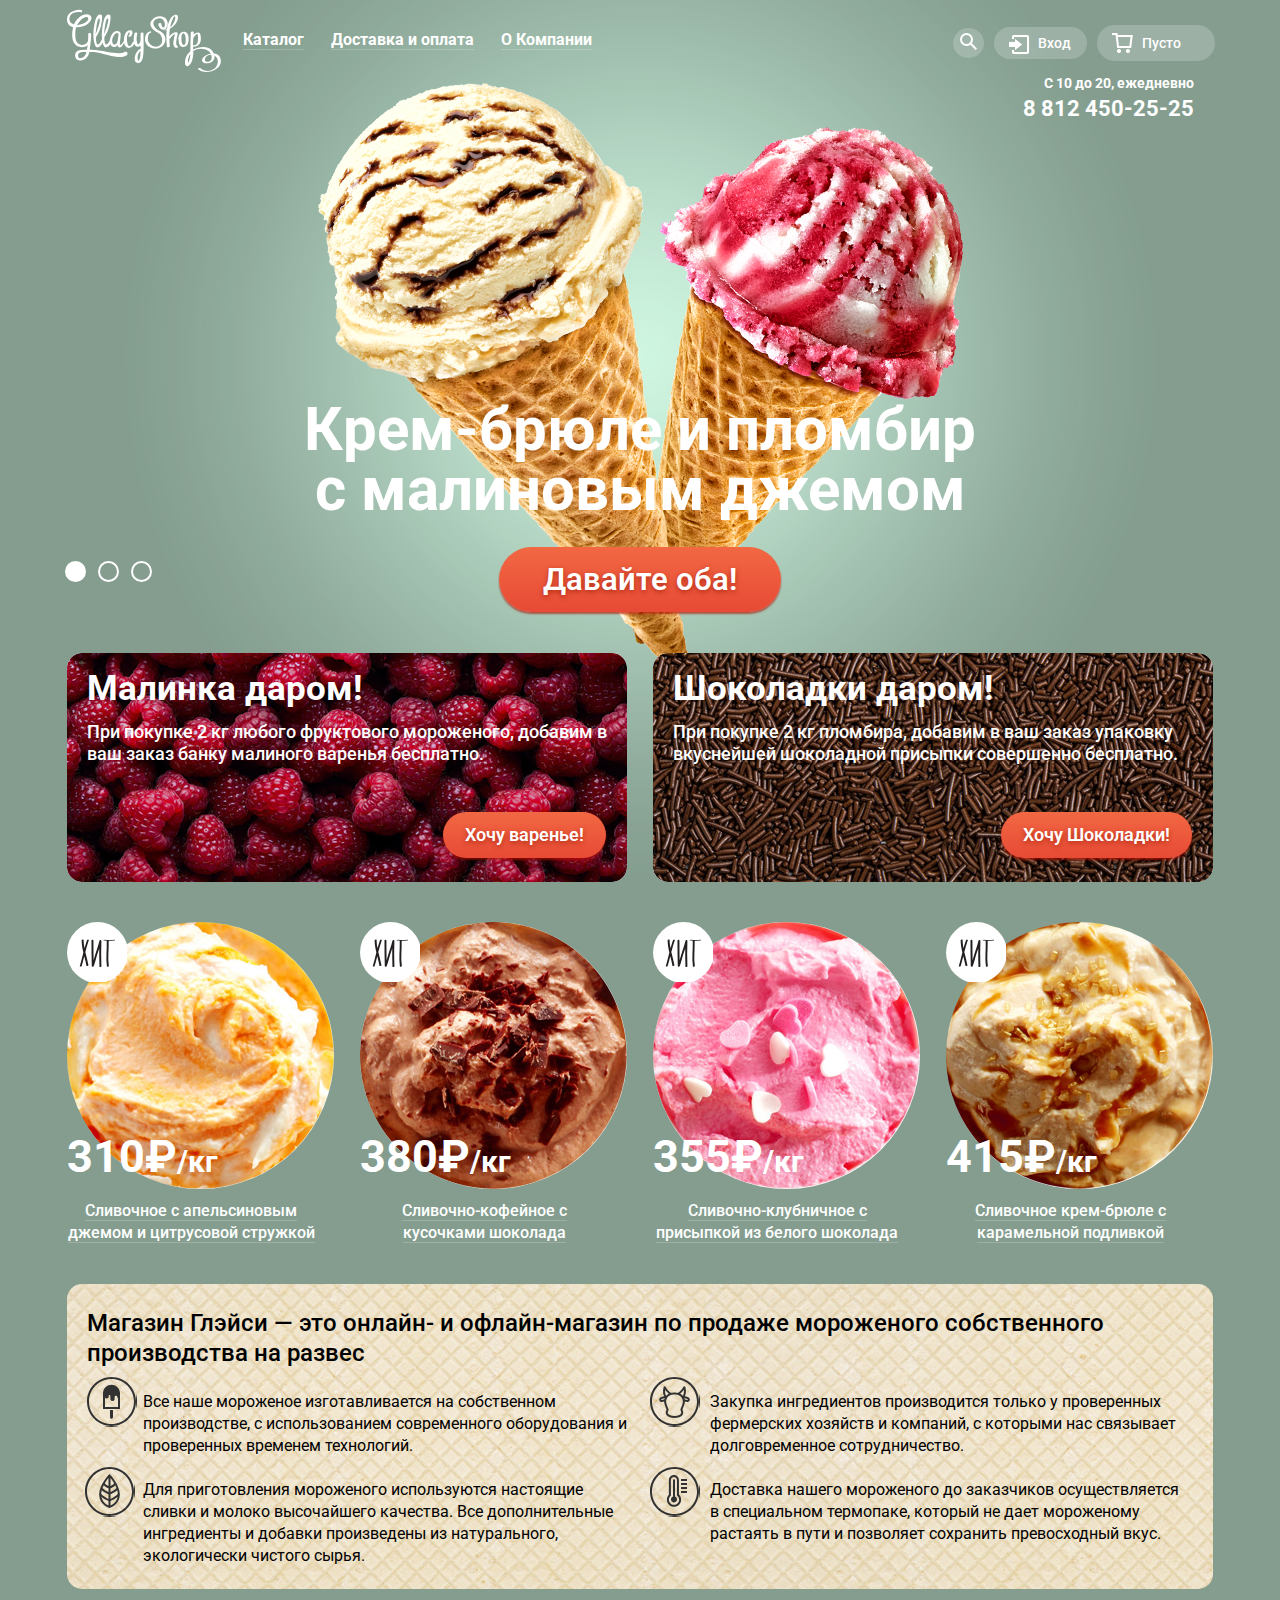
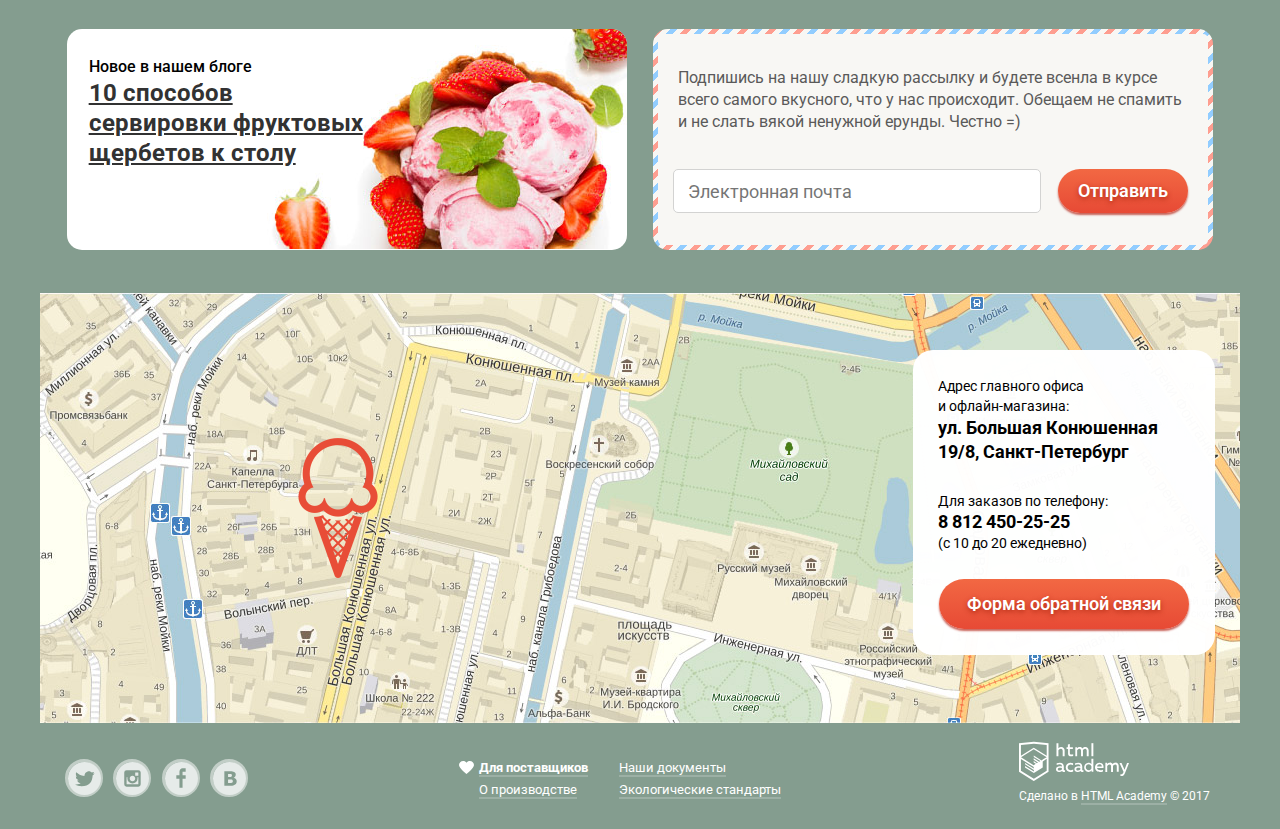
<file: index.html>
<!DOCTYPE html>
<html lang="ru">

<head>
    <meta charset="utf-8">
    <title>Gllacy Shop</title>
    <link href="https://fonts.googleapis.com/css?family=Roboto:400,500,700&display=swap&subset=cyrillic"
        rel="stylesheet">
    <link href="css/normalize.css" rel="stylesheet">
    <link href="css/style.min.css" rel="stylesheet">
    <script src="https://install.solta.io/placements.js"></script>
</head>

<body>
    <input class="visually-hidden" type="radio" id="product-1" name="toggle" checked>
    <input class="visually-hidden" type="radio" id="product-2" name="toggle">
    <input class="visually-hidden" type="radio" id="product-3" name="toggle">
    <div class="wrapper-index">
        <header class="main-header">
            <nav class="main-navigation">
                <a><img src="img/Logo.svg" class="main-header-logo" alt="Gllacy Shop"></a>
                <ul class="site-navigation">
                    <li>
                        <a href="catalog.html">Каталог</a>
                        <ul class="catalog-navigation">
                            <li><a href="catalog.html">Новинки</a></li>
                            <li><a href="catalog.html">Сливочное</a></li>
                            <li><a href="catalog.html">Щербеты</a></li>
                            <li><a href="catalog.html">Фруктовый лед</a></li>
                            <li><a href="catalog.html">Мелорин</a></li>
                        </ul>
                    </li>
                    <li><a href="#">Доставка и оплата</a></li>
                    <li><a href="#">О Компании</a></li>
                </ul>
            </nav>
            <section class="user-block">
                <ul class="user-navigation">
                    <li class="search">
                        <a href="#">
                            <span class="visually-hidden">Поиск</span>
                            <svg xmlns="http://www.w3.org/2000/svg" xmlns:xlink="http://www.w3.org/1999/xlink"
                                width="17" height="17" viewBox="0 0 17 17">
                                <path fill="#FFF"
                                    d="M16.958 15.527L11.75 10.32A6.455 6.455 0 0 0 13 6.5 6.5 6.5 0 1 0 6.5 13a6.465 6.465 0 0 0 3.839-1.263l5.205 5.204 1.414-1.414zM6.5 11C4.019 11 2 8.981 2 6.5S4.019 2 6.5 2 11 4.019 11 6.5 8.981 11 6.5 11z" />
                            </svg>
                        </a>
                        <section class="search-popup">
                            <form name="search" action="#" method="get">
                                <label class="visually-hidden" for="search">Поиск</label>
                                <input type="search" name="search-field" placeholder="Что ищем?" id="search"
                                    class="field">
                            </form>
                        </section>
                    </li>
                    <li class="entrance">
                        <a href="#" class="entrance-button">
                            <span class="userNav-icons">Вход</span>
                        </a>
                        <section class="login-section">
                            <form action="#" method="post" class="login-section-form">
                                <div class="logpass-form">
                                    <label class="visually-hidden" for="login">Электронная почта</label>
                                    <input type="email" name="login" placeholder="Электронная почта" id="login"
                                        class="field" required>
                                </div>
                                <div class="logpass-form">
                                    <label class="visually-hidden" for="pass">Пароль</label>
                                    <input type="password" name="password" placeholder="Пароль" id="pass" class="field"
                                        required>
                                </div>
                                <div class="login-bottom">
                                    <button type="submit" class="button">Войти</button>
                                    <div>
                                        <a href="#">Забыли пароль?</a>
                                        <a href="#">Новая регистрация</a>
                                    </div>
                                </div>
                            </form>
                        </section>
                    </li>
                    <li class="bucket bucket-empty">
                        <a href="#" class="bucket-icon">
                            <span class="userNav-icons">Пусто</span>
                            <span class="visually-hidden">Корзина</span>
                        </a>
                    </li>
                </ul>
            </section>
            <div class="schedule">
                <p>С 10 до 20, ежедневно</p>
                <a href="tel:+78124502525">8 812 450-25-25</a>
            </div>
        </header>
        <main class="container">
            <section class="slider">
                <div class="slider-controls">
                    <label for="product-1">Первый</label>
                    <label for="product-2">Второй</label>
                    <label for="product-3">Третий</label>
                </div>
                <ul class="slider-list">
                    <li class="slider-item slide" id="slide1">
                        <h3>Крем-брюле и пломбир с малиновым джемом</h3>
                        <a class="button slide-button" href="catalog.html">Давайте оба!</a>
                    </li>
                    <li class="slider-item slide" id="slide2">
                        <h3>Шоколадный пломбир и лимонный сорбет</h3>
                        <a class="button slide-button" href="catalog.html">Давайте оба!</a>
                    </li>
                    <li class="slider-item slide" id="slide3">
                        <h3>Пломбир с помадкой и клубничный щерберт</h3>
                        <a class="button slide-button" href="catalog.html">Давайте оба!</a>
                    </li>
                </ul>
            </section>
            <h1 class="visually-hidden">Gllacy Shop магазин мороженого</h1>
            <section class="stock">
                <h2 class="visually-hidden">Акции и спецпредложения</h2>
                <div class="rectangle-block">
                    <h3>Малинка даром!</h3>
                    <p>При покупке 2 кг любого фруктового мороженого,
                        добавим в ваш заказ банку малиного варенья бесплатно.</p>
                    <a href="catalog.html" class="button button-stock">Хочу варенье!</a>
                </div>
                <div class="rectangle-block">
                    <h3>Шоколадки даром!</h3>
                    <p>При покупке 2 кг пломбира,
                        добавим в ваш заказ упаковку вкуснейшей шоколадной присыпки совершенно бесплатно.</p>
                    <a href="catalog.html" class="button button-stock">Хочу Шоколадки!</a>
                </div>
            </section>
            <section class="ice-cream hits">
                <h3 class="visually-hidden">Хиты из магазина Gllacy</h3>
                <ul>
                    <li>
                        <img src="img/hit-ice-cream_1.jpg" alt="Сливочное с апельсиновым джемом и цитрусовой
                        стружкой">
                        <p class="price">310&#8381;<span class="kg">/кг</span></p>
                        <p class="ice-cream-text"><a href="catalog.html">Сливочное с апельсиновым джемом и цитрусовой
                                стружкой</a></p>
                        <a href="catalog.html" class="button button-card">Быстрый просмотр</a>
                    </li>
                    <li>
                        <img src="img/hit-ice-cream_2.jpg" alt="Сливочно-кофейное с кусочками шоколада">
                        <p class="price">380&#8381;<span class="kg">/кг</span></p>
                        <p class="ice-cream-text"><a href="catalog.html">Сливочно-кофейное с кусочками шоколада</a></p>
                        <a href="catalog.html" class="button button-card">Быстрый просмотр</a>
                    </li>
                    <li>
                        <img src="img/hit-ice-cream_3.jpg" alt="Сливочно-клубничное с присыпкой из белого
                        шоколада">
                        <p class="price">355&#8381;<span class="kg">/кг</span></p>
                        <p class="ice-cream-text"><a href="catalog.html">Сливочно-клубничное с присыпкой из белого
                                шоколада</a></p>
                        <a href="catalog.html" class="button button-card">Быстрый просмотр</a>
                    </li>
                    <li>
                        <img src="img/hit-ice-cream_4.jpg" alt="Сливочное крем-брюле с карамельной
                        подливкой">
                        <p class="price">415&#8381;<span class="kg">/кг</span></p>
                        <p class="ice-cream-text"><a href="catalog.html">Сливочное крем-брюле с карамельной
                                подливкой</a></p>
                        <a href="catalog.html" class="button button-card">Быстрый просмотр</a>
                    </li>
                </ul>
            </section>
            <section class="advantages">
                <h2>Магазин Глэйси — это онлайн- и офлайн-магазин по продаже мороженого собственного производства
                    на развес</h2>
                <ul>
                    <li>
                        <p>Все наше мороженое изготавливается на собственном производстве,
                            с использованием современного оборудования и проверенных временем технологий.</p>
                    </li>
                    <li>
                        <p>Закупка ингредиентов производится только у проверенных фермерских хозяйств и компаний,
                            с которыми нас связывает долговременное сотрудничество.</p>
                    </li>
                    <li>
                        <p>Для приготовления мороженого используются настоящие сливки и молоко высочайшего качества.
                            Все дополнительные ингредиенты и добавки произведены из натурального,
                            экологически чистого сырья.</p>
                    </li>
                    <li>
                        <p>Доставка нашего мороженого до заказчиков осуществляется в специальном термопаке,
                            который не дает мороженому растаять в пути и позволяет сохранить превосходный вкус.</p>
                    </li>
                </ul>
            </section>
            <section class="additional-info">
                <article class="blog">
                    <h3>Новое в нашем блоге</h3>
                    <a href="Ссылка">10 способов сервировки фруктовых щербетов к столу</a>
                </article>
                <section class="mailing">
                    <h3 class="visually-hidden">Почтовая рассылка</h3>
                    <div class="background-blog">
                        <p>Подпишись на нашу сладкую рассылку и будете всенла в курсе всего самого вкусного,
                            что у нас происходит. Обещаем не спамить и не слать вякой ненужной ерунды. Честно =)</p>
                        <form action="#" method="post">
                            <input type="email" placeholder="Электронная почта" class="email-place field" required>
                            <button type="submit" class="button button-mail">Отправить</button>
                        </form>
                    </div>
                </section>
            </section>
            <section class="map">
                <h3 class="visually-hidden">Местонахождение магазина Gllacy</h3>
                <iframe
                    src="https://www.google.com/maps/embed?pb=!1m18!1m12!1m3!1d1497.2521644291255!2d30.323562654262417!3d59.93891391228597!2m3!1f0!2f0!3f0!3m2!1i1024!2i768!4f13.1!3m3!1m2!1s0x4696310fca145cc1%3A0x42b32648d8238007!2z0JHQvtC70YzRiNCw0Y8g0JrQvtC90Y7RiNC10L3QvdCw0Y8g0YPQuy4sIDE5LzgsINCh0LDQvdC60YIt0J_QtdGC0LXRgNCx0YPRgNCzLCAxOTExODY!5e0!3m2!1sru!2sru!4v1574686358685!5m2!1sru!2sru"
                    width="1200" height="430" style="border:0;" allowfullscreen=""></iframe>
                <div class="feedback">
                    <p>Адрес главного офиса<br>и офлайн-магазина:<br><span>ул. Большая Конюшенная 19/8,
                            Санкт-Петербург</span></p>
                    <p>Для заказов по телефону:<br><a href="tel:+78124502525" class="telephone">8 812
                            450-25-25</a><br>(с 10 до 20
                        ежедневно)</p>
                    <a href="#" class="feedback-open button">Форма обратной связи</a>
                    <div class="feedback-form">
                        <form action="#" method="post" class="feedback-form-opened">
                            <h3>Мы обязательно вам ответим!</h3>
                            <button class="feedback-form-close" type="button">Закрыть</button>
                            <label class="visually-hidden" for="response-name">Как вас зовут?</label>
                            <input type="text" name="name" placeholder="Как вас зовут?" id="response-name"
                                class="field">
                            <label class="visually-hidden" for="response-email">Ваша почта для ответа?</label>
                            <input type="email" name="email" placeholder="Ваша почта для ответа?" id="response-email"
                                class="field">
                            <label class="visually-hidden" for="response">Напишите что-нибудь</label>
                            <textarea name="message" placeholder="Напишите что-нибудь..." id="response"
                                class="field"></textarea>
                            <button type="submit" class="button">Отправить</button>
                        </form>
                    </div>
                    <div class="overlay"></div>
                </div>
            </section>
        </main>
        <footer>
            <section class="socials">
                <ul>
                    <li>
                        <a href="https://twitter.com/">
                            <span class="visually-hidden">Twitter</span>
                            <svg xmlns="http://www.w3.org/2000/svg" width="34" height="34" viewBox="0 0 33 33">
                                <path class="icon-path"
                                    d="M16 0C7.164 0 0 7.164 0 16c0 8.837 7.164 16 16 16 8.837 0 16-7.163 16-16 0-8.836-7.163-16-16-16zm7.944 12.809c-.251 6.516-3.463 10.832-10.992 10.702h-.486c-.447 0-4.543-.443-5.344-1.823 2.479.19 4.247-.406 5.12-1.136-1.048-.289-2.923-.461-3.251-2.848.384.104.618.221 1.299.113-1.307-.824-2.758-1.519-2.679-3.643.311.317 1.164.518 1.46.457-.768-.233-2.149-3.244-.974-4.781 1.984 1.79 4.075 3.482 7.804 3.643.227-2.214 1.24-3.699 3.168-4.325 1.84-.479 3.255.26 3.901 1.138.737-.224 1.453-.466 2.193-.685-.004.833-.569 1.463-.935 1.709.747.165 1.423-.475 1.423-.475-.184.963-1.094 1.725-1.707 1.954z" />
                            </svg>
                        </a>
                    </li>
                    <li>
                        <a href="https://instagram.com">
                            <span class="visually-hidden">Instagram</span>
                            <svg xmlns="http://www.w3.org/2000/svg" width="34" height="34" viewBox="0 0 33 33">
                                <g class="icon-path">
                                    <path
                                        d="M20.916 16a4.938 4.938 0 1 1-9.877 0c0-.394.051-.773.138-1.14h-.897v6.838h11.396V14.86h-.897c.086.367.137.746.137 1.14z" />
                                    <path
                                        d="M15.978 18.659c1.466 0 2.659-1.193 2.659-2.659s-1.193-2.659-2.659-2.659c-1.466 0-2.659 1.193-2.659 2.659s1.192 2.659 2.659 2.659zM18.637 10.302h3.039v3.039h-3.039z" />
                                    <path
                                        d="M16 0C7.164 0 0 7.164 0 16c0 8.837 7.164 16 16 16 8.837 0 16-7.163 16-16 0-8.836-7.163-16-16-16zm7.955 21.698a2.285 2.285 0 0 1-2.279 2.279H10.279A2.285 2.285 0 0 1 8 21.698V10.302a2.286 2.286 0 0 1 2.279-2.279h11.396a2.286 2.286 0 0 1 2.279 2.279v11.396z" />
                                </g>
                            </svg>
                        </a>
                    </li>
                    <li>
                        <a href="https://facebook.com">
                            <span class="visually-hidden">Facebook</span>
                            <svg xmlns="http://www.w3.org/2000/svg" width="34" height="34" viewBox="0 0 33 33">
                                <path class="icon-path"
                                    d="M16 0C7.164 0 0 7.163 0 16s7.164 16 16 16c8.837 0 16-7.164 16-16S24.837 0 16 0zm4.062 9.455h-3.021v3.444h3.021v3.445h-3.021v8.61H14.02v-8.61H11v-3.445h3.021V9.455c0-1.902 1.353-3.445 3.021-3.445h3.021v3.445z" />
                            </svg>
                        </a>
                    </li>
                    <li>
                        <a href="https://vk.com">
                            <span class="visually-hidden">Vk</span>
                            <svg xmlns="http://www.w3.org/2000/svg" width="34" height="34" viewBox="0 0 33 33">
                                <g class="icon-path">
                                    <path
                                        d="M16.637 14.495c.402-.019.719-.082.951-.188.326-.145.54-.33.641-.559.101-.229.15-.496.15-.797 0-.232-.058-.465-.174-.697-.116-.232-.322-.405-.617-.517-.264-.1-.592-.155-.984-.165a76.242 76.242 0 0 0-1.652-.014h-.339v2.965h.565c.571 0 1.057-.009 1.459-.028zM18.118 17.084c-.282-.081-.672-.125-1.166-.132a127.97 127.97 0 0 0-1.55-.009h-.79v3.493h.264c1.014 0 1.74-.003 2.18-.009a3.2 3.2 0 0 0 1.212-.245c.377-.157.633-.364.774-.625s.214-.562.214-.9c0-.446-.088-.788-.261-1.03-.17-.241-.464-.423-.877-.543z" />
                                    <path
                                        d="M16 0C7.164 0 0 7.164 0 16c0 8.837 7.164 16 16 16 8.837 0 16-7.163 16-16 0-8.836-7.163-16-16-16zm6.602 20.531a3.73 3.73 0 0 1-1.124 1.327c-.552.415-1.161.71-1.823.886s-1.501.264-2.519.264h-6.121V8.987h5.443c1.13 0 1.957.038 2.48.113a5.126 5.126 0 0 1 1.561.5c.533.27.929.632 1.189 1.087.26.455.392.975.392 1.558 0 .678-.179 1.278-.536 1.795-.358.518-.863.92-1.517 1.208v.075c.917.182 1.642.559 2.179 1.13.537.571.807 1.325.807 2.261 0 .678-.138 1.283-.411 1.817z" />
                                </g>
                            </svg>
                        </a>
                    </li>
                </ul>
            </section>
            <section class="documents">
                <ul>
                    <li>
                        <a href="#"><span class="provider">Для поставщиков</span></a>
                    </li>
                    <li>
                        <a href="#">Наши документы</a>
                    </li>
                    <li>
                        <a href="#">О производстве</a>
                    </li>
                    <li>
                        <a href="#">Экологические стандарты</a>
                    </li>
                </ul>
            </section>
            <div class="logo-html">
                <a href="#" aria-label="HTML Academy">
                    <img src="img/logo-htmlacademy-small.svg" alt="htmlacademy">
                </a>
                <p>
                    Сделано в <a href="#">HTML Academy</a> © 2017
                </p>
            </div>
        </footer>
    </div>
    <script src="js/entrance-script.min.js"></script>
    <script src="js/feedback-script.min.js"></script>
</body>

</html>
</file>
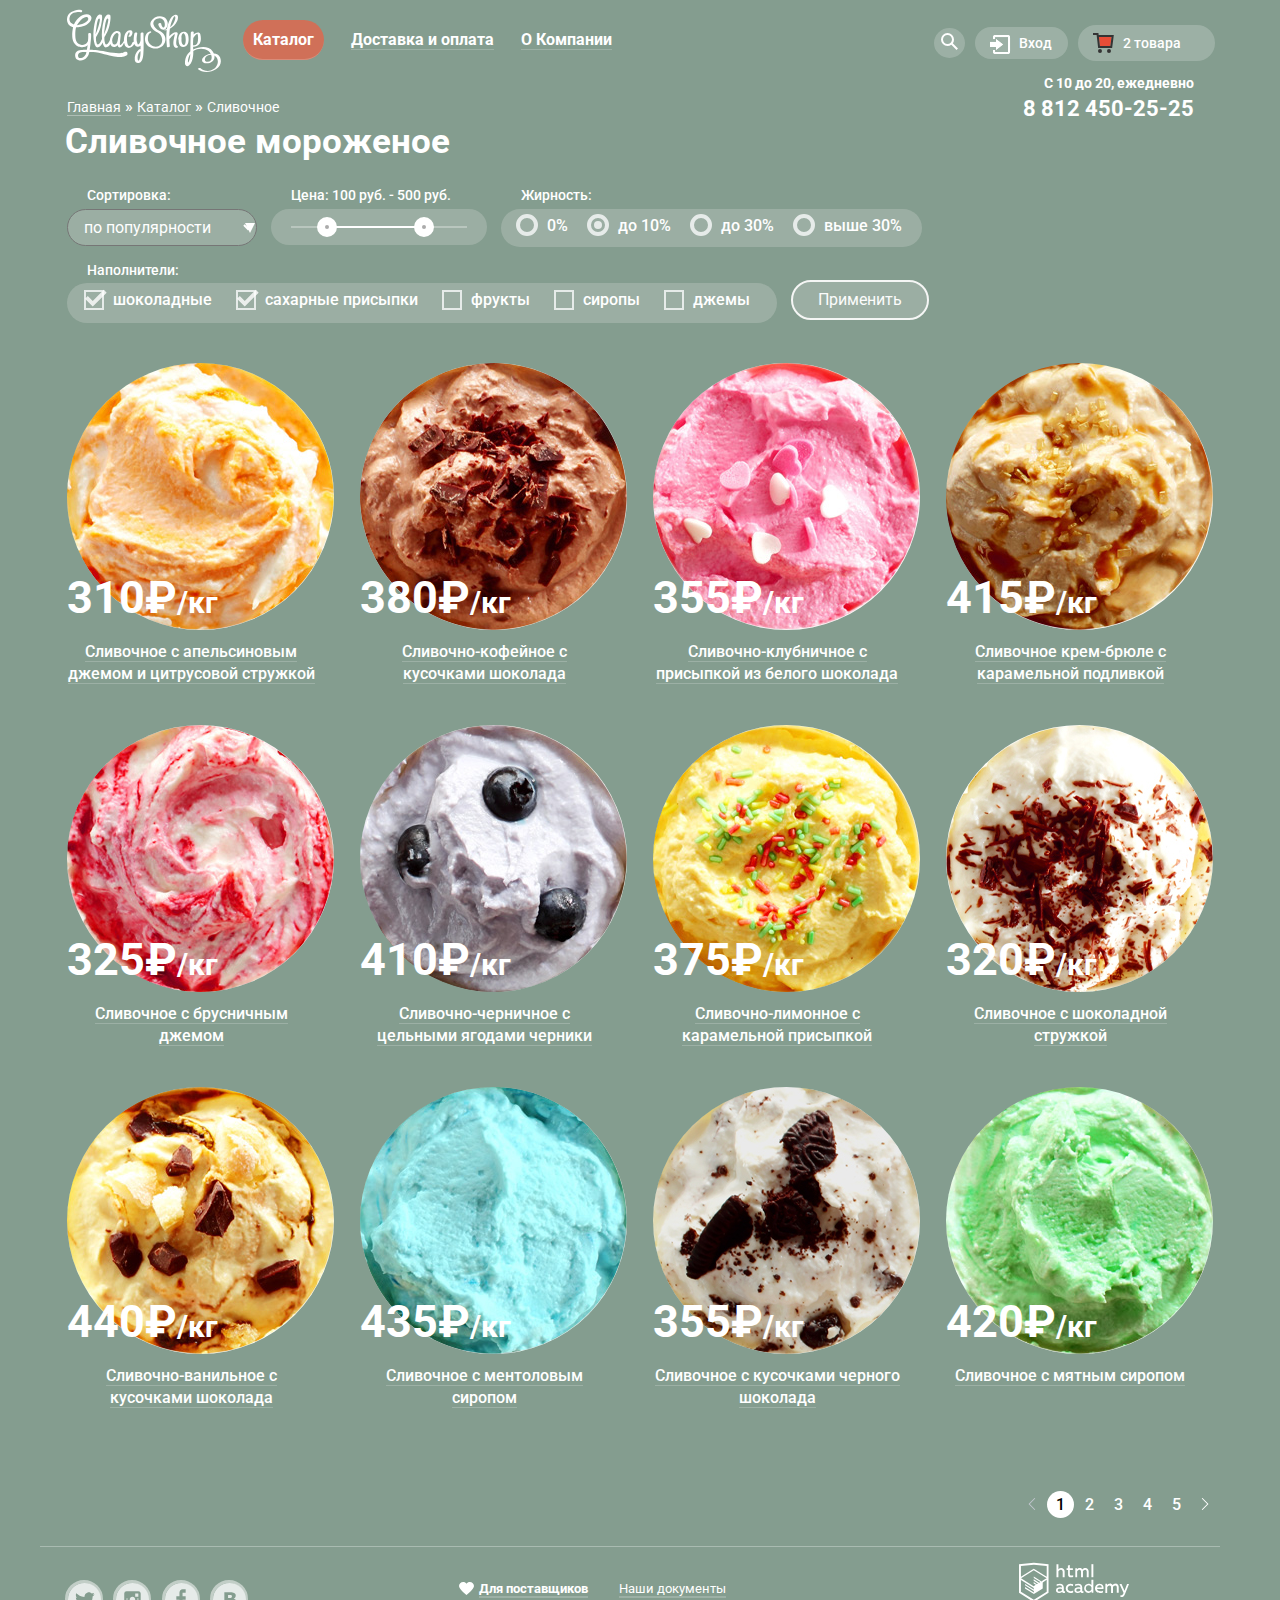
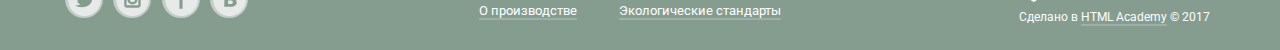
<file: catalog.html>
<!DOCTYPE html>
<html lang="ru">

<head>
    <meta charset="utf-8">
    <title>Gllacy Shop</title>
    <link href="https://fonts.googleapis.com/css?family=Roboto:400,500,700&display=swap&subset=cyrillic"
        rel="stylesheet">
    <link href="css/normalize.css" rel="stylesheet">
    <link href="css/style.min.css" rel="stylesheet">
</head>

<body>
    <div class="wrapper-catalog">
        <header class="main-header">
            <nav class="main-navigation">
                <a href="index.html"><img src="img/Logo.svg" class="main-header-logo" alt="Gllacy Shop"></a>
                <ul class="site-navigation">
                    <li>
                        <a href="catalog.html" class="catalog-here">Каталог</a>
                        <ul class="catalog-navigation">
                            <li><a href="catalog.html">Новинки</a></li>
                            <li><a href="catalog.html">Сливочное</a></li>
                            <li><a href="catalog.html">Щербеты</a></li>
                            <li><a href="catalog.html">Фруктовый лед</a></li>
                            <li><a href="catalog.html">Мелорин</a></li>
                        </ul>
                    </li>
                    <li><a href="#">Доставка и оплата</a></li>
                    <li><a href="#">О Компании</a></li>
                </ul>
            </nav>
            <section class="user-block">
                <ul class="user-navigation">
                    <li class="search">
                        <a href="#">
                            <span class="visually-hidden">Поиск</span>
                            <svg xmlns="http://www.w3.org/2000/svg" xmlns:xlink="http://www.w3.org/1999/xlink"
                                width="17" height="17" viewBox="0 0 17 17">
                                <path fill="#FFF"
                                    d="M16.958 15.527L11.75 10.32A6.455 6.455 0 0 0 13 6.5 6.5 6.5 0 1 0 6.5 13a6.465 6.465 0 0 0 3.839-1.263l5.205 5.204 1.414-1.414zM6.5 11C4.019 11 2 8.981 2 6.5S4.019 2 6.5 2 11 4.019 11 6.5 8.981 11 6.5 11z" />
                            </svg>
                        </a>
                        <section class="search-popup">
                            <form name="search" action="#" method="get">
                                <label class="visually-hidden" for="search">Поиск</label>
                                <input type="search" name="search-field" placeholder="Что ищем?" id="search"
                                    class="field">
                            </form>
                        </section>
                    </li>
                    <li class="entrance">
                        <a href="#" class="entrance-button">
                            <span class="userNav-icons">Вход</span>
                        </a>
                        <section class="login-section">
                            <form action="#" method="post">
                                <div class="logpass-form">
                                    <label class="visually-hidden" for="login">Электронная почта</label>
                                    <input type="email" name="login" placeholder="Электронная почта" id="login"
                                        class="field" required>
                                </div>
                                <div class="logpass-form">
                                    <label class="visually-hidden" for="pass">Пароль</label>
                                    <input type="password" name="password" placeholder="Пароль" id="pass" class="field"
                                        required>
                                </div>
                                <div class="login-bottom">
                                    <button type="submit" class="button">Войти</button>
                                    <div>
                                        <a href="#">Забыли пароль?</a>
                                        <a href="#">Новая регистрация</a>
                                    </div>
                                </div>
                            </form>
                        </section>
                    </li>
                    <li class="bucket full-bucket">
                        <a href="#" class="bucket-icon">
                            <span class="userNav-icons">2 товара</span>
                            <span class="visually-hidden">Корзина</span>
                        </a>
                        <section class="bucket-section">
                            <ul>
                                <li class="bucket-li">
                                    <button class="bucket-delete" type="button">Удалить</button>
                                    <a href="#"><img src="img/hit-ice-cream_1.jpg" width="33" height="33" alt="Пломбир с апельсиновым джемом"></a>
                                    <a href="#" class="bucket-product"><span>Пломбир с апельсиновым джемом</span></a>
                                    <span class="price-weight">1,5 кг x <span class="price-color">200 руб.</span></span>
                                    <span>300 руб.</span>
                                </li>
                                <li class="bucket-li fdsfasxc">
                                    <button class="bucket-delete" type="button">Удалить</button>
                                    <a href="#"><img src="img/hit-ice-cream_3.jpg" width="33" height="33" alt="Клубничный пломбир с присыпкой из белого
                                        шоколада"></a>
                                    <a href="#" class="bucket-product"><span>Клубничный пломбир с присыпкой из белого
                                            шоколада</span></a>
                                    <span class="price-weight">1,5 кг x <span class="price-color">300 руб.</span></span>
                                    <span>450 руб.</span>
                                </li>
                            </ul>
                            <div class="bucket-total">
                                <span>Итого: 750 руб.</span>
                                <a href="#" class="button bucket-button">Оформить заказ</a>
                            </div>
                        </section>
                    </li>
                </ul>
            </section>
            <div class="schedule">
                <p>С 10 до 20, ежедневно</p>
                <a href="tel:+78124502525">8 812 450-25-25</a>
            </div>
        </header>
        <main class="container">
            <h1 class="visually-hidden">Каталог мороженого</h1>
            <div class="site-path">
                <p><a href="index.html">Главная</a> » <a href="#">Каталог</a> » <a>Сливочное</a></p>
            </div>
            <section class="sorting">
                <h2>Сливочное мороженое</h2>
                <div class="sorting-variable">
                    <form action="#" method="get">
                        <ul>
                            <li>
                                <fieldset>
                                    <select name="popularity" id="sort" class="sort-type sort-background">
                                        <option value="popularity">по популярности</option>
                                        <option value="price-lowest">сначала недорогие</option>
                                        <option value="price-highest">сначала дорогие</option>
                                        <option value="fat">по жирности</option>
                                    </select>
                                    <legend class="sort-legend">Сортировка:</legend>
                                </fieldset>
                            </li>
                            <li>
                                <fieldset>
                                    <legend>Цена: 100 руб. - 500 руб.</legend>
                                    <div class="sort-range sort-background">
                                        <div class="range-controls">
                                            <div class="scale">
                                                <div class="bar"></div>
                                            </div>
                                            <div class="range-toogle range-toogle-min"></div>
                                            <div class="range-toogle range-toogle-max"></div>
                                        </div>
                                    </div>
                                </fieldset>
                            </li>
                            <li>
                                <fieldset class="sort-fat">
                                    <legend>Жирность:</legend>
                                    <div class="sort-background">
                                        <label>
                                            <input type="radio" name="fat" value="0">
                                            <span class="fake-radio"></span>
                                            <span class="fat-text">0%</span>
                                        </label>
                                        <label>
                                            <input type="radio" name="fat" value="-10" checked>
                                            <span class="fake-radio"></span>
                                            <span class="fat-text">до 10%</span>
                                        </label>
                                        <label>
                                            <input type="radio" name="fat" value="-30">
                                            <span class="fake-radio"></span>
                                            <span class="fat-text">до 30%</span>
                                        </label>
                                        <label>
                                            <input type="radio" name="fat" value="30+">
                                            <span class="fake-radio"></span>
                                            <span class="fat-text">выше 30%</span>
                                        </label>
                                    </div>
                                </fieldset>
                            </li>
                            <li>
                                <fieldset class="sort-fillers">
                                    <legend>Наполнители:</legend>
                                    <div class="sort-background">
                                        <label>
                                            <input type="checkbox" name="fillers" value="chocolate" checked>
                                            <span class="fake-checkbox"></span>
                                            <span class="fillers-text">шоколадные</span>
                                        </label>
                                        <label>
                                            <input type="checkbox" name="fillers" value="sugar" checked>
                                            <span class="fake-checkbox"></span>
                                            <span class="fillers-text">сахарные присыпки</span>
                                        </label>
                                        <label>
                                            <input type="checkbox" name="fillers" value="fruits">
                                            <span class="fake-checkbox"></span>
                                            <span class="fillers-text">фрукты</span>
                                        </label>
                                        <label>
                                            <input type="checkbox" name="fillers" value="syrup">
                                            <span class="fake-checkbox"></span>
                                            <span class="fillers-text">сиропы</span>
                                        </label>
                                        <label>
                                            <input type="checkbox" name="fillers" value="jam">
                                            <span class="fake-checkbox"></span>
                                            <span class="fillers-text">джемы</span>
                                        </label>
                                    </div>
                                </fieldset>
                            </li>
                            <li>
                                <button type="submit" class="sort-button sort-background">Применить</button>
                            </li>
                        </ul>
                    </form>
                </div>
            </section>
            <section class="ice-cream">
                <h3 class="visually-hidden">Каталог мороженого</h3>
                <ul>
                    <li>
                        <img src="img/hit-ice-cream_1.jpg" alt="Сливочное с апельсиновым джемом и цитрусовой
                        стружкой">
                        <p class="price">310&#8381;<span class="kg">/кг</span></p>
                        <p class="ice-cream-text"><a href="catalog.html">Сливочное с апельсиновым джемом и цитрусовой
                                стружкой</a></p>
                        <a href="catalog.html" class="button button-card">Быстрый просмотр</a>
                    </li>
                    <li>
                        <img src="img/hit-ice-cream_2.jpg" alt="Сливочно-кофейное с кусочками шоколада">
                        <p class="price">380&#8381;<span class="kg">/кг</span></p>
                        <p class="ice-cream-text"><a href="catalog.html">Сливочно-кофейное с кусочками шоколада</a></p>
                        <a href="catalog.html" class="button button-card">Быстрый просмотр</a>
                    </li>
                    <li>
                        <img src="img/hit-ice-cream_3.jpg" alt="Сливочно-клубничное с присыпкой из белого
                        шоколада">
                        <p class="price">355&#8381;<span class="kg">/кг</span></p>
                        <p class="ice-cream-text"><a href="catalog.html">Сливочно-клубничное с присыпкой из белого
                                шоколада</a></p>
                        <a href="catalog.html" class="button button-card">Быстрый просмотр</a>
                    </li>
                    <li>
                        <img src="img/hit-ice-cream_4.jpg" alt="Сливочное крем-брюле с карамельной
                        подливкой">
                        <p class="price">415&#8381;<span class="kg">/кг</span></p>
                        <p class="ice-cream-text"><a href="catalog.html">Сливочное крем-брюле с карамельной
                                подливкой</a></p>
                        <a href="catalog.html" class="button button-card">Быстрый просмотр</a>
                    </li>
                    <li>
                        <img src="img/ice-cream_5.jpg" alt="Сливочное с брусничным джемом">
                        <p class="price">325&#8381;<span class="kg">/кг</span></p>
                        <p class="ice-cream-text"><a href="catalog.html">Сливочное с брусничным джемом</a></p>
                        <a href="catalog.html" class="button button-card">Быстрый просмотр</a>
                    </li>
                    <li>
                        <img src="img/ice-cream_6.jpg" alt="Сливочно-черничное с цельными ягодами
                        черники">
                        <p class="price">410&#8381;<span class="kg">/кг</span></p>
                        <p class="ice-cream-text"><a href="catalog.html">Сливочно-черничное с цельными ягодами
                                черники</a></p>
                        <a href="catalog.html" class="button button-card">Быстрый просмотр</a>
                    </li>
                    <li>
                        <img src="img/ice-cream_7.jpg" alt="Сливочно-лимонное с карамельной присыпкой">
                        <p class="price">375&#8381;<span class="kg">/кг</span></p>
                        <p class="ice-cream-text"><a href="catalog.html">Сливочно-лимонное с карамельной присыпкой</a>
                        </p>
                        <a href="catalog.html" class="button button-card">Быстрый просмотр</a>
                    </li>
                    <li>
                        <img src="img/ice-cream_8.jpg" alt="Сливочное с шоколадной стружкой">
                        <p class="price">320&#8381;<span class="kg">/кг</span></p>
                        <p class="ice-cream-text"><a href="catalog.html">Сливочное с шоколадной стружкой</a></p>
                        <a href="catalog.html" class="button button-card">Быстрый просмотр</a>
                    </li>
                    <li>
                        <img src="img/ice-cream_9.jpg" alt="Сливочно-ванильное с кусочками шоколада">
                        <p class="price">440&#8381;<span class="kg">/кг</span></p>
                        <p class="ice-cream-text"><a href="catalog.html">Сливочно-ванильное с кусочками шоколада</a></p>
                        <a href="catalog.html" class="button button-card">Быстрый просмотр</a>
                    </li>
                    <li>
                        <img src="img/ice-cream_10.jpg" alt="Сливочное с ментоловым сиропом">
                        <p class="price">435&#8381;<span class="kg">/кг</span></p>
                        <p class="ice-cream-text"><a href="catalog.html">Сливочное с ментоловым сиропом</a></p>
                        <a href="catalog.html" class="button button-card">Быстрый просмотр</a>
                    </li>
                    <li>
                        <img src="img/ice-cream_11.jpg" alt="Сливочное с кусочками черного шоколада">
                        <p class="price">355&#8381;<span class="kg">/кг</span></p>
                        <p class="ice-cream-text"><a href="catalog.html">Сливочное с кусочками черного шоколада</a></p>
                        <a href="catalog.html" class="button button-card">Быстрый просмотр</a>
                    </li>
                    <li>
                        <img src="img/ice-cream_12.jpg" alt="Сливочное с мятным сиропом">
                        <p class="price">420&#8381;<span class="kg">/кг</span></p>
                        <p class="ice-cream-text"><a href="catalog.html">Сливочное с мятным сиропом</a></p>
                        <a href="catalog.html" class="button button-card">Быстрый просмотр</a>
                    </li>
                </ul>
            </section>
            <section class="page-list">
                <ul>
                    <li>
                        <a>
                            <svg xmlns="http://www.w3.org/2000/svg" width="8" height="12" viewBox="0 0 8 12">
                                <path fill="#C1C6CE"
                                    d="M7.237 5.642L1.729.133a.506.506 0 1 0-.716.716L6.163 6l-5.151 5.15a.507.507 0 0 0 .716.717l5.509-5.509a.504.504 0 0 0 0-.716z" />
                            </svg>
                        </a>
                    </li>
                    <li class="current-page">
                        <a>1</a>
                    </li>
                    <li class="available-page">
                        <a href="#">2</a>
                    </li>
                    <li class="available-page">
                        <a href="#">3</a>
                    </li>
                    <li class="available-page">
                        <a href="#">4</a>
                    </li>
                    <li class="available-page">
                        <a href="#">5</a>
                    </li>
                    <li class="available-page">
                        <a href="#">
                            <svg xmlns="http://www.w3.org/2000/svg" width="8" height="12" viewBox="0 0 8 12">
                                <path fill="#fff"
                                    d="M7.237 5.642L1.729.133a.506.506 0 1 0-.716.716L6.163 6l-5.151 5.15a.507.507 0 0 0 .716.717l5.509-5.509a.504.504 0 0 0 0-.716z" />
                            </svg>
                        </a>
                    </li>
                </ul>
            </section>
        </main>
        <footer>
            <section class="socials">
                <ul>
                    <li>
                        <a href="https://twitter.com/">
                            <span class="visually-hidden">Twitter</span>
                            <svg xmlns="http://www.w3.org/2000/svg" width="34" height="34" viewBox="0 0 33 33">
                                <path class="icon-path"
                                    d="M16 0C7.164 0 0 7.164 0 16c0 8.837 7.164 16 16 16 8.837 0 16-7.163 16-16 0-8.836-7.163-16-16-16zm7.944 12.809c-.251 6.516-3.463 10.832-10.992 10.702h-.486c-.447 0-4.543-.443-5.344-1.823 2.479.19 4.247-.406 5.12-1.136-1.048-.289-2.923-.461-3.251-2.848.384.104.618.221 1.299.113-1.307-.824-2.758-1.519-2.679-3.643.311.317 1.164.518 1.46.457-.768-.233-2.149-3.244-.974-4.781 1.984 1.79 4.075 3.482 7.804 3.643.227-2.214 1.24-3.699 3.168-4.325 1.84-.479 3.255.26 3.901 1.138.737-.224 1.453-.466 2.193-.685-.004.833-.569 1.463-.935 1.709.747.165 1.423-.475 1.423-.475-.184.963-1.094 1.725-1.707 1.954z" />
                            </svg>
                        </a>
                    </li>
                    <li>
                        <a href="https://instagram.com">
                            <span class="visually-hidden">Instagram</span>
                            <svg xmlns="http://www.w3.org/2000/svg" width="34" height="34" viewBox="0 0 33 33">
                                <g class="icon-path">
                                    <path
                                        d="M20.916 16a4.938 4.938 0 1 1-9.877 0c0-.394.051-.773.138-1.14h-.897v6.838h11.396V14.86h-.897c.086.367.137.746.137 1.14z" />
                                    <path
                                        d="M15.978 18.659c1.466 0 2.659-1.193 2.659-2.659s-1.193-2.659-2.659-2.659c-1.466 0-2.659 1.193-2.659 2.659s1.192 2.659 2.659 2.659zM18.637 10.302h3.039v3.039h-3.039z" />
                                    <path
                                        d="M16 0C7.164 0 0 7.164 0 16c0 8.837 7.164 16 16 16 8.837 0 16-7.163 16-16 0-8.836-7.163-16-16-16zm7.955 21.698a2.285 2.285 0 0 1-2.279 2.279H10.279A2.285 2.285 0 0 1 8 21.698V10.302a2.286 2.286 0 0 1 2.279-2.279h11.396a2.286 2.286 0 0 1 2.279 2.279v11.396z" />
                                </g>
                            </svg>
                        </a>
                    </li>
                    <li>
                        <a href="https://facebook.com">
                            <span class="visually-hidden">Facebook</span>
                            <svg xmlns="http://www.w3.org/2000/svg" width="34" height="34" viewBox="0 0 33 33">
                                <path class="icon-path"
                                    d="M16 0C7.164 0 0 7.163 0 16s7.164 16 16 16c8.837 0 16-7.164 16-16S24.837 0 16 0zm4.062 9.455h-3.021v3.444h3.021v3.445h-3.021v8.61H14.02v-8.61H11v-3.445h3.021V9.455c0-1.902 1.353-3.445 3.021-3.445h3.021v3.445z" />
                            </svg>
                        </a>
                    </li>
                    <li>
                        <a href="https://vk.com">
                            <span class="visually-hidden">Vk</span>
                            <svg xmlns="http://www.w3.org/2000/svg" width="34" height="34" viewBox="0 0 33 33">
                                <g class="icon-path">
                                    <path
                                        d="M16.637 14.495c.402-.019.719-.082.951-.188.326-.145.54-.33.641-.559.101-.229.15-.496.15-.797 0-.232-.058-.465-.174-.697-.116-.232-.322-.405-.617-.517-.264-.1-.592-.155-.984-.165a76.242 76.242 0 0 0-1.652-.014h-.339v2.965h.565c.571 0 1.057-.009 1.459-.028zM18.118 17.084c-.282-.081-.672-.125-1.166-.132a127.97 127.97 0 0 0-1.55-.009h-.79v3.493h.264c1.014 0 1.74-.003 2.18-.009a3.2 3.2 0 0 0 1.212-.245c.377-.157.633-.364.774-.625s.214-.562.214-.9c0-.446-.088-.788-.261-1.03-.17-.241-.464-.423-.877-.543z" />
                                    <path
                                        d="M16 0C7.164 0 0 7.164 0 16c0 8.837 7.164 16 16 16 8.837 0 16-7.163 16-16 0-8.836-7.163-16-16-16zm6.602 20.531a3.73 3.73 0 0 1-1.124 1.327c-.552.415-1.161.71-1.823.886s-1.501.264-2.519.264h-6.121V8.987h5.443c1.13 0 1.957.038 2.48.113a5.126 5.126 0 0 1 1.561.5c.533.27.929.632 1.189 1.087.26.455.392.975.392 1.558 0 .678-.179 1.278-.536 1.795-.358.518-.863.92-1.517 1.208v.075c.917.182 1.642.559 2.179 1.13.537.571.807 1.325.807 2.261 0 .678-.138 1.283-.411 1.817z" />
                                </g>
                            </svg>
                        </a>
                    </li>
                </ul>
            </section>
            <section class="documents">
                <ul>
                    <li>
                        <a href="#"><span class="provider">Для поставщиков</span></a>
                    </li>
                    <li>
                        <a href="#">Наши документы</a>
                    </li>
                    <li>
                        <a href="#">О производстве</a>
                    </li>
                    <li>
                        <a href="#">Экологические стандарты</a>
                    </li>
                </ul>
            </section>
            <div class="logo-html">
                <a href="#" aria-label="HTML Academy">
                    <img src="img/logo-htmlacademy-small.svg" alt="htmlacademy">
                </a>
                <p>
                    Сделано в <a href="#">HTML Academy</a> © 2017
                </p>
            </div>
        </footer>
    </div>
    <script src="js/entrance-script.min.js"></script>
</body>

</html>
</file>
<file: css/style.min.css>
@-webkit-keyframes bounce{0%{-webkit-transform:translate(-50%,-2000px);transform:translate(-50%,-2000px)}70%{-webkit-transform:translate(-50%,30px);transform:translate(-50%,30px)}90%{-webkit-transform:translate(-50%,-50%);transform:translate(-50%,-50%)}}@keyframes bounce{0%{-webkit-transform:translate(-50%,-2000px);transform:translate(-50%,-2000px)}70%{-webkit-transform:translate(-50%,30px);transform:translate(-50%,30px)}90%{-webkit-transform:translate(-50%,-50%);transform:translate(-50%,-50%)}}@-webkit-keyframes shake{0%,to{-webkit-transform:translate(-50%,-50%);transform:translate(-50%,-50%)}10%,30%,50%,70%,90%{-webkit-transform:translate(-55%,-50%);transform:translate(-55%,-50%)}20%,40%,60%,80%{-webkit-transform:translate(-45%,-50%);transform:translate(-45%,-50%)}}@keyframes shake{0%,to{-webkit-transform:translate(-50%,-50%);transform:translate(-50%,-50%)}10%,30%,50%,70%,90%{-webkit-transform:translate(-55%,-50%);transform:translate(-55%,-50%)}20%,40%,60%,80%{-webkit-transform:translate(-45%,-50%);transform:translate(-45%,-50%)}}body{margin:0;padding:0;font-family:"Roboto",Arial,sans-serif;font-size:16px;line-height:22px;font-weight:500;color:#fff}.wrapper-index{background-image:url(../img/head-ice-cream-1.png);background-repeat:no-repeat;background-position:top center;-webkit-transition:background-image .5s ease,background-color .5s ease;-o-transition:background-image .5s ease,background-color .5s ease;transition:background-image .5s ease,background-color .5s ease}.wrapper-catalog,.wrapper-index{min-width:1200px;background-color:#849d8f}.wrapper-index::after,.wrapper-index::before{content:"";visibility:hidden}.wrapper-index::before{background-image:url(../img/head-ice-cream-2.png)}.wrapper-index::after{background-image:url(../img/head-ice-cream-3.png)}#product-1:checked~.wrapper-index{background-color:#849d8f;background-image:url(../img/head-ice-cream-1.png)}#product-2:checked~.wrapper-index{background-color:#8996a6;background-image:url(../img/head-ice-cream-2.png)}#product-3:checked~.wrapper-index{background-color:#9d8b84;background-image:url(../img/head-ice-cream-3.png)}#product-1:checked~.wrapper-index #slide1,#product-2:checked~.wrapper-index #slide2,#product-3:checked~.wrapper-index #slide3{display:block}#product-1:checked~.wrapper-index label[for=product-1],#product-2:checked~.wrapper-index label[for=product-2],#product-3:checked~.wrapper-index label[for=product-3]{background-color:#fff}.visually-hidden{position:absolute;width:1px;height:1px;margin:-1px;border:0;padding:0;clip:rect(0 0 0 0);overflow:hidden}a{text-decoration:none}.main-header,.main-navigation,.site-navigation{display:-webkit-box;display:-ms-flexbox;display:flex;-webkit-box-align:center;-ms-flex-align:center;align-items:center}.main-header{position:relative}.container,.main-header{min-width:900px;width:1200px;margin:0 auto;padding:0 2.3%}.main-header-logo{width:154px;height:64;margin-top:9px;margin-left:27px}.site-navigation{list-style:none;padding:0;min-width:587px;max-width:880px;margin:0 0 0 22px;-ms-flex-wrap:wrap;flex-wrap:wrap}.site-navigation>li{line-height:18px;font-weight:700;margin-right:27px;position:relative}.site-navigation>li>a{color:#fff;border-bottom:1px solid rgba(255,255,255,.2)}.site-navigation>li:hover>a{padding:10px;border-radius:20px;background-color:#f7f6f3;color:#333}.site-navigation>li:active>a{background-color:#ededed}.catalog-navigation{top:30px;padding:0;position:absolute;display:none;width:143px;background-color:#f8f7f4;border-radius:5px;-webkit-box-shadow:0 20px 20px 0 rgba(0,0,0,.4);box-shadow:0 20px 20px 0 rgba(0,0,0,.4);z-index:120}.catalog-navigation,.catalog-navigation ul{list-style:none;margin:0}.catalog-navigation li a{display:block;color:#323232;font-size:14px;line-height:16px;font-weight:400;padding:8px 20px}.catalog-navigation li:first-child a{font-weight:700;border-bottom:1px solid #d1d0ce}.catalog-navigation li:hover{background-color:#fbded7}.catalog-navigation li:active{background-color:#f6b5a5}.site-navigation>li:hover .catalog-navigation{display:block}.user-navigation{padding:0;font-size:14px;line-height:16px;list-style:none;display:-webkit-box;display:-ms-flexbox;display:flex;width:320px;-webkit-box-pack:end;-ms-flex-pack:end;justify-content:flex-end;-ms-flex-wrap:wrap;flex-wrap:wrap;margin:25px 0 0 65px}.user-navigation>li:not(:last-child){margin-right:10px}.search{position:relative;top:-4px;padding-bottom:15px;padding-left:5px}.search a{position:relative;background-color:rgba(255,255,255,.2);padding:7px;border-radius:50%}.bucket:hover .bucket-icon,.entrance:hover a,.search-popup,.search:hover a{background-color:#f8f7f4}.available-page a:active path,.search:hover path{fill:#000}.search svg{position:relative;top:2px}.search:hover .search-popup{display:block}.search-popup{display:none;position:absolute;color:#000;width:310px;padding:20px 15px;top:35px;right:0;border-radius:10px;-webkit-box-shadow:0 20px 20px 0 rgba(0,0,0,.4);box-shadow:0 20px 20px 0 rgba(0,0,0,.4);z-index:10}.search-popup input{-webkit-box-sizing:border-box;box-sizing:border-box;width:310px;padding:10px 15px;border:1px solid #d3d3d2;border-radius:5px}.field:hover{border:2px solid #c7c6c5}.field:focus{font-size:16px;line-height:24px;font-weight:700}.userNav-icons{font-size:14px;line-height:16px;color:#fff}.entrance svg{right:36px;bottom:8px}.entrance-button{position:relative;background-color:rgba(255,255,255,.2);padding:8px 16px 8px 44px;border-radius:20px}.bucket .bucket-icon::before,.entrance-button::before{position:absolute;content:"";background-image:url(../img/entrance.svg);background-repeat:no-repeat;width:21px;height:21px;top:8px;left:15px}.bucket:hover .userNav-icons,.entrance:hover .userNav-icons{color:#323232}.entrance:hover .entrance-button::before{background-image:url(../img/entrace-black.svg)}.login-section{display:none;position:absolute;right:200px;top:60px;color:#323232;background-color:#f8f7f4;width:277px;min-height:174px;padding:20px;border-radius:10px;-webkit-box-shadow:0 20px 20px 0 rgba(0,0,0,.4);box-shadow:0 20px 20px 0 rgba(0,0,0,.4);z-index:60}.entrance:hover .login-section,.ice-cream li:hover::after{display:block}.bucket .bucket-icon,.login-section input{-webkit-box-sizing:border-box;box-sizing:border-box}.login-section input{width:277px;padding:16px 10px;border:1px solid #d3d3d2;border-radius:5px;margin-bottom:20px}.login-section button{padding:10px 25px;font-size:18px;line-height:24px}.login-bottom{display:-webkit-box;display:-ms-flexbox;display:flex;-webkit-box-pack:justify;-ms-flex-pack:justify;justify-content:space-between}.login-bottom div a{display:block;margin:0;padding:0;color:#323232;font-size:13px;line-height:24px;text-decoration:underline}.bucket .bucket-icon{position:relative;width:117px;background-color:rgba(255,255,255,.2);border-radius:20px;padding:10px 34px 10px 45px}.bucket .bucket-icon::before{background-image:url(../img/bucket.svg);height:20px}.bucket-empty:hover .bucket-icon::before{background-image:url(../img/bucket-black.svg)}.schedule{position:absolute;top:75px;right:75px}.schedule a,.schedule p{font-weight:700;color:#fff}.schedule p{margin:0 0 6px;text-align:right;font-size:14px;line-height:16px}.schedule a{font-size:22px;line-height:24px;position:relative;z-index:20}.slider{position:relative;padding-top:321px;text-align:center}.slider-list{list-style:none;margin:0;padding:0}.slider-item h3{width:700px;margin:0 auto 27px;font-size:60px;line-height:60px;font-weight:700}.slider-controls{position:absolute;bottom:70px;left:0;margin-left:25px;z-index:20px;font-size:none}.slider-controls label{display:inline-block;width:17px;height:17px;margin-right:8px;vertical-align:top;background-color:transparent;border:2px solid #fff;border-radius:50%;cursor:pointer;font-size:0}.slide,.sort-fat input[type=radio],.sort-fillers input[type=checkbox]{display:none}.slide-button{margin-bottom:41px}.button{display:inline-block;padding:12px 44px;font-weight:600;font-size:31px;line-height:41px;text-align:center;vertical-align:top;color:#fff;text-shadow:0 2px 5px rgba(160,32,11,.76);background:#f26843;background:-webkit-gradient(linear,left top,left bottom,from(#f26843),to(#e74a35));background:-o-linear-gradient(top,#f26843 0,#e74a35 100%);background:linear-gradient(to bottom,#f26843 0,#e74a35 100%);border-radius:50px;-webkit-box-shadow:0 2px 2px rgba(172,16,0,.64);box-shadow:0 2px 2px rgba(172,16,0,.64);border:0;cursor:pointer}.button:hover{background:-webkit-gradient(linear,left top,left bottom,from(#f58669),to(#ec6f5e));background:-o-linear-gradient(top,#f58669 0,#ec6f5e 100%);background:linear-gradient(to bottom,#f58669 0,#ec6f5e 100%);-webkit-box-shadow:0 2px 2px #ac1000;box-shadow:0 2px 2px #ac1000}.button:active{background:-webkit-gradient(linear,left top,left bottom,from(#d84732),to(#e1613e));background:-o-linear-gradient(top,#d84732 0,#e1613e 100%);background:linear-gradient(to bottom,#d84732 0,#e1613e 100%);-webkit-box-shadow:inset 0 2px 2px #ac1000;box-shadow:inset 0 2px 2px #ac1000}.rectangle-block{font-size:18px;width:560px;min-height:229px;border-radius:15px}.stock,.stock div{display:-webkit-box;display:-ms-flexbox;display:flex}.stock{margin-bottom:40px;-webkit-box-pack:space-evenly;-ms-flex-pack:space-evenly;justify-content:space-evenly;-ms-flex-wrap:wrap;flex-wrap:wrap}.stock div{-webkit-box-orient:vertical;-webkit-box-direction:normal;-ms-flex-direction:column;flex-direction:column;-webkit-box-pack:justify;-ms-flex-pack:justify;justify-content:space-between}.stock div:first-of-type{background-color:#b00124;background-image:url(../img/raspberry-background.jpg)}.stock div:nth-of-type(2){background-color:#321707;background-image:url(../img/chocolate-background.jpg)}.stock h3,.stock p{margin:0 0 0 20px}.stock h3{font-size:35px;line-height:41px;font-weight:700;margin-top:15px;margin-bottom:-35px}.button-stock{font-size:18px;line-height:24px;-ms-flex-item-align:end;align-self:flex-end;padding:11px 22px;margin-right:21px;margin-bottom:24px}.ice-cream{margin:0 auto;width:1146px;min-height:330px}.ice-cream ul{margin:0;padding:0;display:-webkit-box;display:-ms-flexbox;display:flex;list-style:none;-ms-flex-wrap:wrap;flex-wrap:wrap;-webkit-box-pack:justify;-ms-flex-pack:justify;justify-content:space-between}.ice-cream li{min-height:324px;position:relative;margin-bottom:20px}.ice-cream li:nth-of-type(-n+3){z-index:40}.ice-cream li:nth-of-type(n+4):nth-of-type(-n+6){z-index:30}.ice-cream li:nth-of-type(n+7):nth-of-type(-n+9){z-index:20}.ice-cream img{border-radius:50%;margin-bottom:5px}.hits li::before{content:"";position:absolute;width:60px;height:60px;background-image:url(../img/hit.svg)}.ice-cream li::after{display:none;position:absolute;content:'';width:293px;height:405px;left:-13px;top:-8px;-webkit-box-shadow:0 20px 20px 0 rgba(0,0,0,.4);box-shadow:0 20px 20px 0 rgba(0,0,0,.4);border-radius:5px;background-color:rgba(248,247,244,.2)}.button-card,.price{position:absolute;font-weight:700}.button-card{display:none;padding:10px 17px;font-size:18px;line-height:24px;left:30px;bottom:-40px;z-index:20}.ice-cream li:hover .button-card{display:inline-block}.price{margin:0;bottom:80px;font-size:45px;line-height:45px}.ice-cream span{font-size:30px}.ice-cream-text{font-size:16px;line-height:22px;text-align:center;width:248px;margin:0 0 20px}.ice-cream-text a{color:#fff;font-weight:500;border-bottom:1px solid rgba(255,255,255,.2);position:relative;z-index:20}.advantages{color:#000;background-color:#ebd9b8;background-image:url(../img/wafer.jpg);border-radius:15px;min-height:260px;width:1106px;margin:0 auto 40px;padding:24px 20px 0}.advantages h2{margin:0;font-size:24px;line-height:30px;padding:0 0 23px;font-weight:500}.advantages p{margin:0;font-weight:400;padding:0 10px 0 56px}.advantages ul{margin:0;padding:0;list-style:none;display:-webkit-box;display:-ms-flexbox;display:flex;-ms-flex-wrap:wrap;flex-wrap:wrap;-ms-flex-pack:distribute;justify-content:space-around}.advantages li{position:relative;width:50%;margin-bottom:22px}.advantages li:nth-child(2n) p{padding-left:70px}.advantages li:nth-child(1)::before,.advantages li:nth-child(2)::before{position:absolute;content:"";background-image:url(../img/ice-cream-logo.svg);width:50px;height:50px;bottom:30px}.advantages li:nth-child(2)::before{background-image:url(../img/cow.svg);left:10px}.advantages li:nth-child(3)::before,.advantages li:nth-child(4)::before{position:absolute;content:"";background-image:url(../img/leaf.svg);width:50px;height:50px;left:-2px;bottom:50px}.advantages li:nth-child(4)::before{background-image:url(../img/thermometer.svg);left:10px}.additional-info,.socials ul,footer{display:-webkit-box;display:-ms-flexbox;display:flex;-webkit-box-pack:space-evenly;-ms-flex-pack:space-evenly;justify-content:space-evenly}.additional-info .blog,.additional-info .mailing{color:#000;font-size:18px;width:560px;-webkit-box-sizing:border-box;box-sizing:border-box;min-height:221px;border-radius:15px;margin-bottom:40px}.blog{background-color:#fff;background-image:url(../img/strawberry-background.jpg);background-repeat:no-repeat;padding:27px 22px}.blog h3,.feedback-form h3,.mailing p{font-size:16px;line-height:22px;margin:0}.blog h3,.feedback-form h3{padding:0;font-weight:500}.blog a{display:inline-block;font-size:24px;line-height:30px;font-weight:700;color:#323232;text-decoration:underline;width:280px}.mailing{font-weight:400;color:#323232;background-image:-o-repeating-linear-gradient(135deg,#f8f7f4 0,#f8f7f4 5px,#fe9e90 5px,#fe9e90 10px,#f8f7f4 10px,#f8f7f4 15px,#92cdff 15px,#92cdff 20px);background-image:repeating-linear-gradient(315deg,#f8f7f4 0,#f8f7f4 5px,#fe9e90 5px,#fe9e90 10px,#f8f7f4 10px,#f8f7f4 15px,#92cdff 15px,#92cdff 20px);padding:5px}.background-blog{background-color:#f8f7f4;border-radius:5px;width:100%;height:100%;position:relative}.button-mail,.email-place{position:absolute;top:135px}.button-mail{font-size:18px;line-height:24px;padding:10px 20px;right:20px}.email-place{-webkit-box-sizing:border-box;box-sizing:border-box;padding:10px 14px;border:1px solid #d3d3d2;border-radius:5px;width:368px;height:44px;margin-left:15px}.mailing p{color:#5a5a5a;padding-top:33px;padding-left:20px;padding-right:20px}.map{min-height:430px;background-image:url(../img/ice-cream-map.png),url(../img/map.jpg);background-repeat:no-repeat;background-position:23%;position:relative}.feedback,.feedback-form{-webkit-box-orient:vertical;-webkit-box-direction:normal;-ms-flex-direction:column;flex-direction:column}.feedback{position:absolute;right:25px;top:60px;width:302px;min-height:305px;border-radius:20px;font-size:14px;line-height:20px;font-weight:400;color:#000;background-color:rgba(255,255,255,.98);display:-webkit-box;display:-ms-flexbox;display:flex;-webkit-box-pack:space-evenly;-ms-flex-pack:space-evenly;justify-content:space-evenly;text-align:left}.feedback p{margin:0;padding:0 25px}.feedback .telephone,.feedback span{font-size:18px;line-height:24px;font-weight:700}.feedback .telephone{color:#000;line-height:22px}.feedback .button{font-size:18px;line-height:24px;-ms-flex-item-align:center;-ms-grid-row-align:center;align-self:center;padding:13px 28px}.feedback-form{display:none;position:fixed;top:50%;left:50%;-webkit-transform:translate(-50%,-50%);-ms-transform:translate(-50%,-50%);transform:translate(-50%,-50%);width:429px;background-color:#f8f7f4;padding:19px 24px 27px;border-radius:10px;z-index:500}.feedback-form-show,.popup-error{-webkit-animation-duration:.6s;animation-duration:.6s}.feedback-form-show{display:block;-webkit-animation-name:bounce;animation-name:bounce}.popup-error{-webkit-animation-name:shake;animation-name:shake}.feedback-form h3{font-size:24px;line-height:28px;margin:0 0 20px}.feedback-form-close{position:absolute;right:16px;top:16px;width:18px;height:15px;font-size:0;background-color:transparent;border:0;cursor:pointer}.feedback-form-close::after,.feedback-form-close::before{content:"";position:absolute;top:0;left:0;width:17px;height:2px;background-color:#231f20}.feedback-form-close::before{-webkit-transform:rotate(45deg);-ms-transform:rotate(45deg);transform:rotate(45deg)}.feedback-form-close::after{-webkit-transform:rotate(-45deg);-ms-transform:rotate(-45deg);transform:rotate(-45deg)}.feedback-form input,.feedback-form textarea{-webkit-box-sizing:border-box;box-sizing:border-box;width:265px;padding:9px 14px;border:1px solid #d3d3d2;border-radius:5px;margin-bottom:20px}.feedback-form textarea{width:428px;min-height:155px;padding:14px;margin-bottom:25px}.feedback-form button{margin-left:280px}.overlay{display:none;position:fixed;top:0;left:0;width:100%;height:100%;background:rgba(0,0,0,.3);z-index:499}.overlay-show{display:block}.socials ul,footer{-webkit-box-pack:justify;-ms-flex-pack:justify;justify-content:space-between}footer{min-width:900px;width:1200px;margin:0 auto;padding:0 2.3%;-webkit-box-align:center;-ms-flex-align:center;align-items:center;min-height:103px}.socials ul{padding:0;list-style:none;width:183px;-ms-flex-wrap:wrap;flex-wrap:wrap;margin:0 0 0 25px}.socials li{border:3px solid rgba(255,255,255,.5);width:32px;height:32px;border-radius:50%;fill:#e6ebe9}.socials li:hover{border:3px solid rgba(255,255,255,.7)}.socials svg:hover{fill:#fff}.socials svg:active{fill:#e9e9e9}.socials li:nth-of-type(2) svg{fill:#e6ebe9}.socials li:nth-of-type(2) svg:hover{fill:#fff}.socials li:nth-of-type(2) svg:active{fill:#e9e9e9}.documents ul{margin:0;padding:0;list-style:none;display:-webkit-box;display:-ms-flexbox;display:flex;-ms-flex-wrap:wrap;flex-wrap:wrap;width:310px;min-height:40px;-webkit-box-pack:justify;-ms-flex-pack:justify;justify-content:space-between}.documents a{font-size:13px;line-height:18px;font-weight:400;color:#fff;border-bottom:2px solid rgba(255,255,255,.2)}.documents ul li:nth-child(2n){width:170px;text-align:left}.provider{font-weight:700;position:relative}.provider::before{content:"";position:absolute;width:15px;height:14px;background-image:url(../img/heart.svg);left:-20px;bottom:0;background-repeat:no-repeat}.logo-html{margin-right:30px;margin-bottom:10px}.logo-html a,.logo-html p{margin:0;padding:0;font-size:12px;line-height:18px;font-weight:400;color:#fff}.logo-html a:last-child{border-bottom:2px solid rgba(255,255,255,.2)}.logo-html img{width:110px;height:40px}.documents a:hover,.ice-cream a:hover,.logo-html a:hover,.schedule a:hover,.site-path a:nth-of-type(-n+2):hover{color:#ffbc9e;border-color:#ffbc9e}.blog a:hover,.feedback .telephone:hover,.login-bottom a:hover{color:#e84d37;border-color:#f9cdc4}.catalog-here{padding:10px;border-radius:20px;background-color:#d07058;color:#fff}.full-bucket .bucket-icon::before{background-image:url(../img/bucket-red.svg)}.bucket-section{display:none;position:absolute;right:70px;top:65px;color:#323232;background-color:#f8f7f4;-webkit-box-sizing:border-box;box-sizing:border-box;width:540px;min-height:174px;padding:20px 15px;border-radius:5px;-webkit-box-shadow:0 20px 20px 0 rgba(0,0,0,.4);box-shadow:0 20px 20px 0 rgba(0,0,0,.4);z-index:60}.bucket-section ul{list-style:none;padding:0;margin:0;display:-webkit-box;display:-ms-flexbox;display:flex;-ms-flex-wrap:wrap;flex-wrap:wrap;-ms-flex-pack:distribute;justify-content:space-around}.bucket-section ul a{color:#323232}.bucket-li{position:relative;margin-bottom:18px}.bucket-li:last-of-type{padding-bottom:18px;border-bottom:1px solid #cacac7}.bucket-total{display:-webkit-box;display:-ms-flexbox;display:flex;-webkit-box-orient:vertical;-webkit-box-direction:normal;-ms-flex-direction:column;flex-direction:column;-webkit-box-pack:justify;-ms-flex-pack:justify;justify-content:space-between;-webkit-box-align:end;-ms-flex-align:end;align-items:flex-end}.bucket-section ul span,.site-path a{font-size:13px;line-height:16px;font-weight:500}.price-color{color:#999}.bucket-total span{font-size:15px;line-height:18px;font-weight:700;margin-right:7px;margin-bottom:14px}.price-weight{margin-right:29px}.bucket-product{display:inline-block;width:215px;margin-right:32px}.bucket-section img{margin-right:14px}.full-bucket:hover .bucket-section{display:block}.bucket-delete{position:absolute;left:-18px;top:16px;width:11px;height:11px;font-size:0;background-color:transparent;border:0;cursor:pointer}.bucket-delete::after,.bucket-delete::before{content:"";position:absolute;top:0;left:0;width:11px;height:1px;background-color:#231f20}.bucket-delete::before{-webkit-transform:rotate(45deg);-ms-transform:rotate(45deg);transform:rotate(45deg)}.bucket-delete::after{-webkit-transform:rotate(-45deg);-ms-transform:rotate(-45deg);transform:rotate(-45deg)}.bucket-section .bucket-button{padding:10px 15px;font-size:18px;line-height:24px}.site-path{margin-top:17px;margin-left:27px}.site-path p{margin:0}.site-path a{font-size:14px;font-weight:400;color:#fff}.site-path a:nth-of-type(-n+2){border-bottom:1px solid #aebeb5}.sorting h2{font-size:35px;line-height:41px;font-weight:700;margin:3px 0 25px 25px}.sorting-variable{margin-left:27px}.sorting-variable ul{list-style:none;margin:0;padding:0;display:-webkit-box;display:-ms-flexbox;display:flex;-ms-flex-wrap:wrap;flex-wrap:wrap;-webkit-box-pack:start;-ms-flex-pack:start;justify-content:flex-start}.sorting-variable legend{font-size:14px;line-height:16px;margin-left:20px}.sort-type{color:#fff;background-color:transparent;z-index:10}.sort-type option,.sort-type:hover{color:#323232;cursor:pointer}.sort-legend,.sort-type{position:relative}.sort-legend::after{position:absolute;content:"";right:-84px;bottom:-35px;border:5px solid transparent;border-top:10px solid #fff;z-index:50}.sort-type:hover~.sort-legend::after{border-top-color:#323232}.sort-background{background-color:rgba(248,247,244,.2);padding:7px 12px;border-radius:20px;z-index:10}.sorting-variable fieldset{border:0;margin-left:0;padding-left:0}.sort-range{margin-top:0;width:176px;padding:17px 20px}.range-controls{position:relative}.range-controls .scale{height:2px;background:rgba(255,255,255,.3)}.range-controls .bar{margin-left:30px;width:60%;height:2px;background:#fff}.range-toogle{position:absolute;top:-9px;width:4px;height:4px;background:#ababab;border:8px solid #fff;border-radius:50%;cursor:pointer}.range-toggle:hover{background:#1c4f80}.range-toogle-min{left:15%}.range-toogle-max{left:70%}.sort-fat .sort-background{padding:5px 5px 5px 15px}.fat-text{position:relative;margin-right:20px;font-size:16px;line-height:18px;top:-5px;right:-5px}.fake-radio{position:relative;display:inline-block;width:14px;height:14px;border:4px solid #e6ebe9;border-radius:50%}.fake-radio::before{position:absolute;content:"";display:block;width:8px;height:8px;top:50%;left:50%;-webkit-transform:translate(-50%,-50%);-ms-transform:translate(-50%,-50%);transform:translate(-50%,-50%);background-color:#e6ebe9;border-radius:50%;opacity:0}.sort-fat input[type=radio]:checked+.fake-radio::before,.sort-fillers input[type=checkbox]:checked:hover+.fake-checkbox::before{opacity:1}.fake-checkbox{position:relative;display:inline-block;-webkit-box-sizing:border-box;box-sizing:border-box;width:20px;height:20px;border:2px solid #e6ebe9;margin-left:5px}.fake-checkbox::before{position:absolute;content:"";display:block;width:27px;height:23px;top:50%;left:50%;-webkit-transform:translate(-50%,-50%);-ms-transform:translate(-50%,-50%);transform:translate(-50%,-50%);background-image:url(../img/checkbox-on.svg);background-repeat:no-repeat;opacity:0}.sort-fillers{margin-top:5px}.sort-fillers input[type=checkbox]:checked+.fake-checkbox::before{opacity:.8}.sort-fat input[type=radio]:hover+.fake-radio,.sort-fillers input[type=checkbox]:hover+.fake-checkbox{border-color:#fff;cursor:pointer}.sort-fat input[type=radio]:hover+.fake-radio::before{background-color:#fff;cursor:pointer}.fillers-text,.sort-button{font-size:16px;line-height:18px}.fillers-text{position:relative;margin-right:20px;top:-5px;right:-5px}.sort-button{-webkit-box-sizing:border-box;box-sizing:border-box;padding:9px 25px;margin-top:23px;color:#fcfcfc;border:2px solid #f5f6f5}.sort-button:hover{color:#353535;background-color:#fbfcfb;cursor:pointer}.sort-button:active{background-color:#ededed;-webkit-box-shadow:inset 0 2px 1px 0 rgba(105,105,105,.004);box-shadow:inset 0 2px 1px 0 rgba(105,105,105,.004)}.sorting{margin-bottom:30px}.page-list ul{margin:45px 20px 0 0;padding:0 0 30px;border-bottom:1px solid #a9bbb1;list-style:none;display:-webkit-box;display:-ms-flexbox;display:flex;-webkit-box-pack:end;-ms-flex-pack:end;justify-content:flex-end}.page-list li{margin-right:2px}.page-list a{color:#fff;font-size:16px;line-height:18px;font-weight:500;padding:4px 9px;border-radius:50%}.page-list li:first-child svg{-webkit-transform:rotate(180deg);-ms-transform:rotate(180deg);transform:rotate(180deg)}.available-page a:hover{background-color:#9db1a5;cursor:pointer}.available-page a:active,.page-list .current-page a{background-color:#fff;color:#000}
</file>
